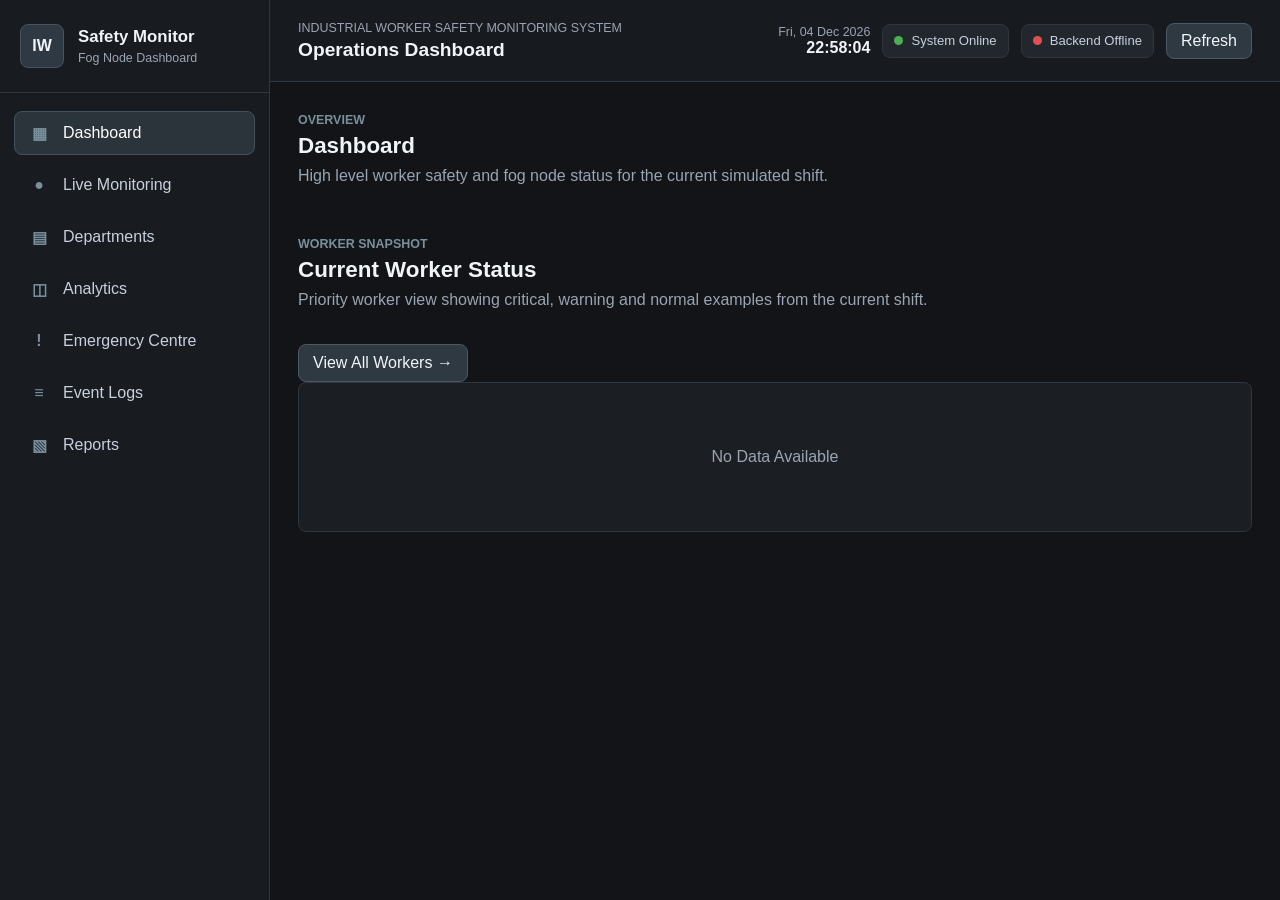
<file: dashboard/index.html>
<!DOCTYPE html>
<html lang="en">
<head>
    <meta charset="UTF-8">
    <meta name="viewport" content="width=device-width, initial-scale=1.0">
    <title>Dashboard | Industrial Worker Safety Monitoring System</title>
    <link rel="stylesheet" href="css/style.css?v=5.5">
</head>
<body data-page="dashboard">
    <div class="app-shell">
        <aside class="sidebar" id="sidebar">
            <div class="sidebar-header">
                <div class="brand-mark">IW</div>
                <div>
                    <h1>Safety Monitor</h1>
                    <p>Fog Node Dashboard</p>
                </div>
            </div>

            <nav class="sidebar-nav" aria-label="Main navigation">
                <a href="index.html" class="nav-link" data-page="dashboard">
                    <span class="nav-icon">▦</span>
                    <span>Dashboard</span>
                </a>
                <a href="live-monitoring.html" class="nav-link" data-page="live-monitoring">
                    <span class="nav-icon">●</span>
                    <span>Live Monitoring</span>
                </a>
                <a href="departments.html" class="nav-link" data-page="departments">
                    <span class="nav-icon">▤</span>
                    <span>Departments</span>
                </a>
                <a href="analytics.html" class="nav-link" data-page="analytics">
                    <span class="nav-icon">◫</span>
                    <span>Analytics</span>
                </a>
                <a href="emergency-centre.html" class="nav-link" data-page="emergency-centre">
                    <span class="nav-icon">!</span>
                    <span>Emergency Centre</span>
                </a>
                <a href="event-logs.html" class="nav-link" data-page="event-logs">
                    <span class="nav-icon">≡</span>
                    <span>Event Logs</span>
                </a>
                <a href="reports.html" class="nav-link" data-page="reports">
                    <span class="nav-icon">▧</span>
                    <span>Reports</span>
                </a>
            </nav>
        </aside>

        <div class="page-area">
            <header class="top-header">
                <button class="menu-toggle" id="menuToggle" type="button" aria-label="Toggle sidebar">
                    <span></span>
                    <span></span>
                    <span></span>
                </button>

                <div class="header-title">
                    <p>Industrial Worker Safety Monitoring System</p>
                    <h2>Operations Dashboard</h2>
                </div>

                <div class="header-status">
                    <div class="time-block">
                        <span id="currentDate">--</span>
                        <strong id="currentTime">--:--:--</strong>
                    </div>
                    <div class="status-pill system-online" id="systemStatus">
                        <span class="status-dot"></span>
                        System Online
                    </div>
                    <div class="status-pill backend-checking" id="backendStatus">
                        <span class="status-dot"></span>
                        Backend Checking
                    </div>
                    <button class="refresh-button" id="manualRefresh" type="button">Refresh</button>
                </div>
            </header>

            <main class="main-content">
                <section class="content-section" id="dashboard">
                    <div class="section-heading">
                        <span>Overview</span>
                        <h2>Dashboard</h2>
                        <p>High level worker safety and fog node status for the current simulated shift.</p>
                    </div>

                    <div class="loading-state" id="dashboardLoading">
                        <span class="loading-spinner"></span>
                        Loading worker data
                    </div>
                    <div class="stats-grid" id="statsGrid"></div>

                    <div class="section-heading compact-heading">
                        <span>Worker Snapshot</span>
                        <h2>Current Worker Status</h2>
                        <p>Priority worker view showing critical, warning and normal examples from the current shift.</p>
                    </div>
                    <div class="worker-grid dashboard-worker-grid" id="dashboardWorkerGrid"></div>
                    <a class="view-all-link" href="live-monitoring.html">View All Workers →</a>
                    <div class="empty-state hidden" id="dashboardEmptyState">No Data Available</div>
                </section>
            </main>
        </div>
    </div>

    <script src="js/api.js?v=5.5"></script>
    <script src="js/charts.js?v=5.5"></script>
    <script src="js/dashboard.js?v=5.5"></script>
</body>
</html>
</file>
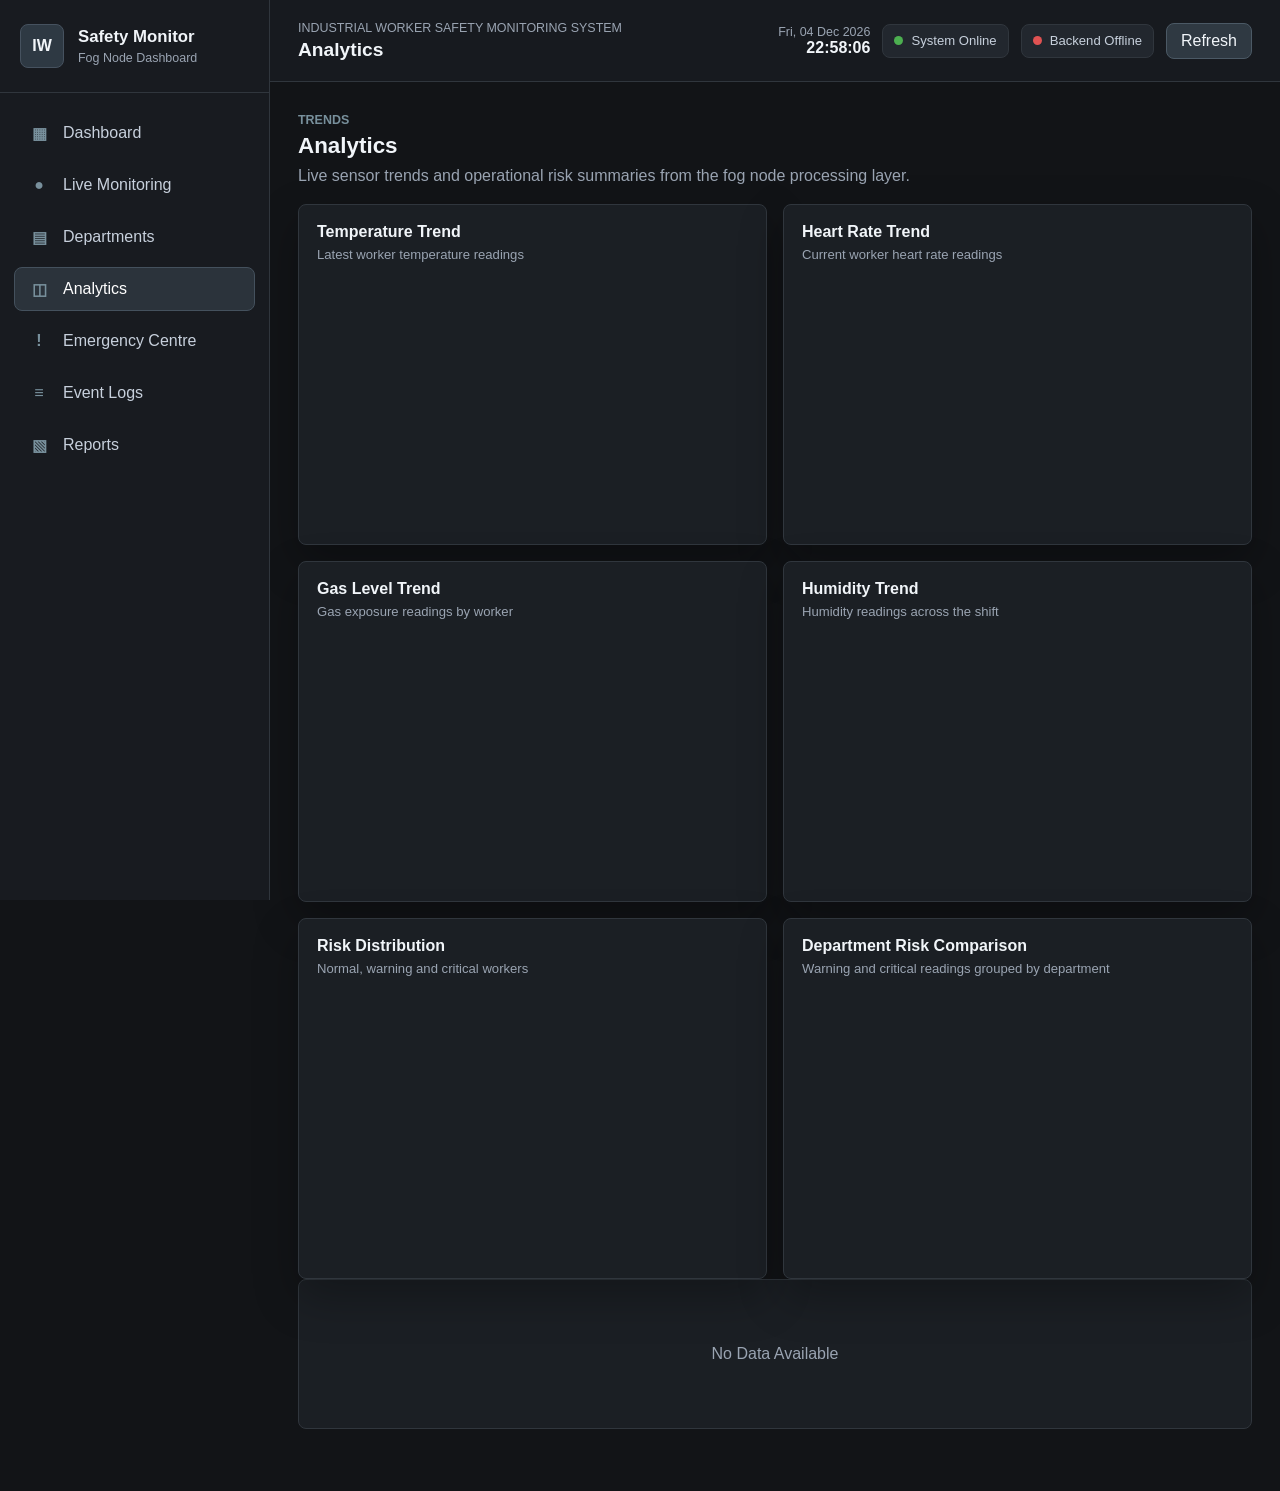
<file: dashboard/analytics.html>
<!DOCTYPE html>
<html lang="en">
<head>
    <meta charset="UTF-8">
    <meta name="viewport" content="width=device-width, initial-scale=1.0">
    <title>Analytics | Industrial Worker Safety Monitoring System</title>
    <link rel="stylesheet" href="css/style.css?v=5.5">
</head>
<body data-page="analytics">
    <div class="app-shell">
        <aside class="sidebar" id="sidebar">
            <div class="sidebar-header">
                <div class="brand-mark">IW</div>
                <div>
                    <h1>Safety Monitor</h1>
                    <p>Fog Node Dashboard</p>
                </div>
            </div>

            <nav class="sidebar-nav" aria-label="Main navigation">
                <a href="index.html" class="nav-link" data-page="dashboard"><span class="nav-icon">▦</span><span>Dashboard</span></a>
                <a href="live-monitoring.html" class="nav-link" data-page="live-monitoring"><span class="nav-icon">●</span><span>Live Monitoring</span></a>
                <a href="departments.html" class="nav-link" data-page="departments"><span class="nav-icon">▤</span><span>Departments</span></a>
                <a href="analytics.html" class="nav-link" data-page="analytics"><span class="nav-icon">◫</span><span>Analytics</span></a>
                <a href="emergency-centre.html" class="nav-link" data-page="emergency-centre"><span class="nav-icon">!</span><span>Emergency Centre</span></a>
                <a href="event-logs.html" class="nav-link" data-page="event-logs"><span class="nav-icon">≡</span><span>Event Logs</span></a>
                <a href="reports.html" class="nav-link" data-page="reports"><span class="nav-icon">▧</span><span>Reports</span></a>
            </nav>
        </aside>

        <div class="page-area">
            <header class="top-header">
                <button class="menu-toggle" id="menuToggle" type="button" aria-label="Toggle sidebar"><span></span><span></span><span></span></button>
                <div class="header-title">
                    <p>Industrial Worker Safety Monitoring System</p>
                    <h2>Analytics</h2>
                </div>
                <div class="header-status">
                    <div class="time-block"><span id="currentDate">--</span><strong id="currentTime">--:--:--</strong></div>
                    <div class="status-pill system-online" id="systemStatus"><span class="status-dot"></span>System Online</div>
                    <div class="status-pill backend-checking" id="backendStatus"><span class="status-dot"></span>Backend Checking</div>
                    <button class="refresh-button" id="manualRefresh" type="button">Refresh</button>
                </div>
            </header>

            <main class="main-content">
                <section class="content-section">
                    <div class="section-heading">
                        <span>Trends</span>
                        <h2>Analytics</h2>
                        <p>Live sensor trends and operational risk summaries from the fog node processing layer.</p>
                    </div>
                    <div class="loading-state" id="analyticsLoading">
                        <span class="loading-spinner"></span>
                        Loading chart data
                    </div>
                    <div class="chart-grid" id="chartGrid">
                        <article class="chart-card">
                            <div class="chart-heading">
                                <h3>Temperature Trend</h3>
                                <p>Latest worker temperature readings</p>
                            </div>
                            <div class="chart-box"><canvas id="temperatureChart"></canvas></div>
                        </article>
                        <article class="chart-card">
                            <div class="chart-heading">
                                <h3>Heart Rate Trend</h3>
                                <p>Current worker heart rate readings</p>
                            </div>
                            <div class="chart-box"><canvas id="heartRateChart"></canvas></div>
                        </article>
                        <article class="chart-card">
                            <div class="chart-heading">
                                <h3>Gas Level Trend</h3>
                                <p>Gas exposure readings by worker</p>
                            </div>
                            <div class="chart-box"><canvas id="gasChart"></canvas></div>
                        </article>
                        <article class="chart-card">
                            <div class="chart-heading">
                                <h3>Humidity Trend</h3>
                                <p>Humidity readings across the shift</p>
                            </div>
                            <div class="chart-box"><canvas id="humidityChart"></canvas></div>
                        </article>
                        <article class="chart-card compact-chart">
                            <div class="chart-heading">
                                <h3>Risk Distribution</h3>
                                <p>Normal, warning and critical workers</p>
                            </div>
                            <div class="chart-box"><canvas id="riskDistributionChart"></canvas></div>
                        </article>
                        <article class="chart-card wide-chart">
                            <div class="chart-heading">
                                <h3>Department Risk Comparison</h3>
                                <p>Warning and critical readings grouped by department</p>
                            </div>
                            <div class="chart-box"><canvas id="departmentRiskChart"></canvas></div>
                        </article>
                    </div>
                    <div class="empty-state hidden" id="analyticsEmptyState">No Data Available</div>
                </section>
            </main>
        </div>
    </div>

    <script src="js/chart.umd.min.js?v=5.5"></script>
    <script src="js/api.js?v=5.5"></script>
    <script src="js/charts.js?v=5.5"></script>
    <script src="js/dashboard.js?v=5.5"></script>
</body>
</html>
</file>
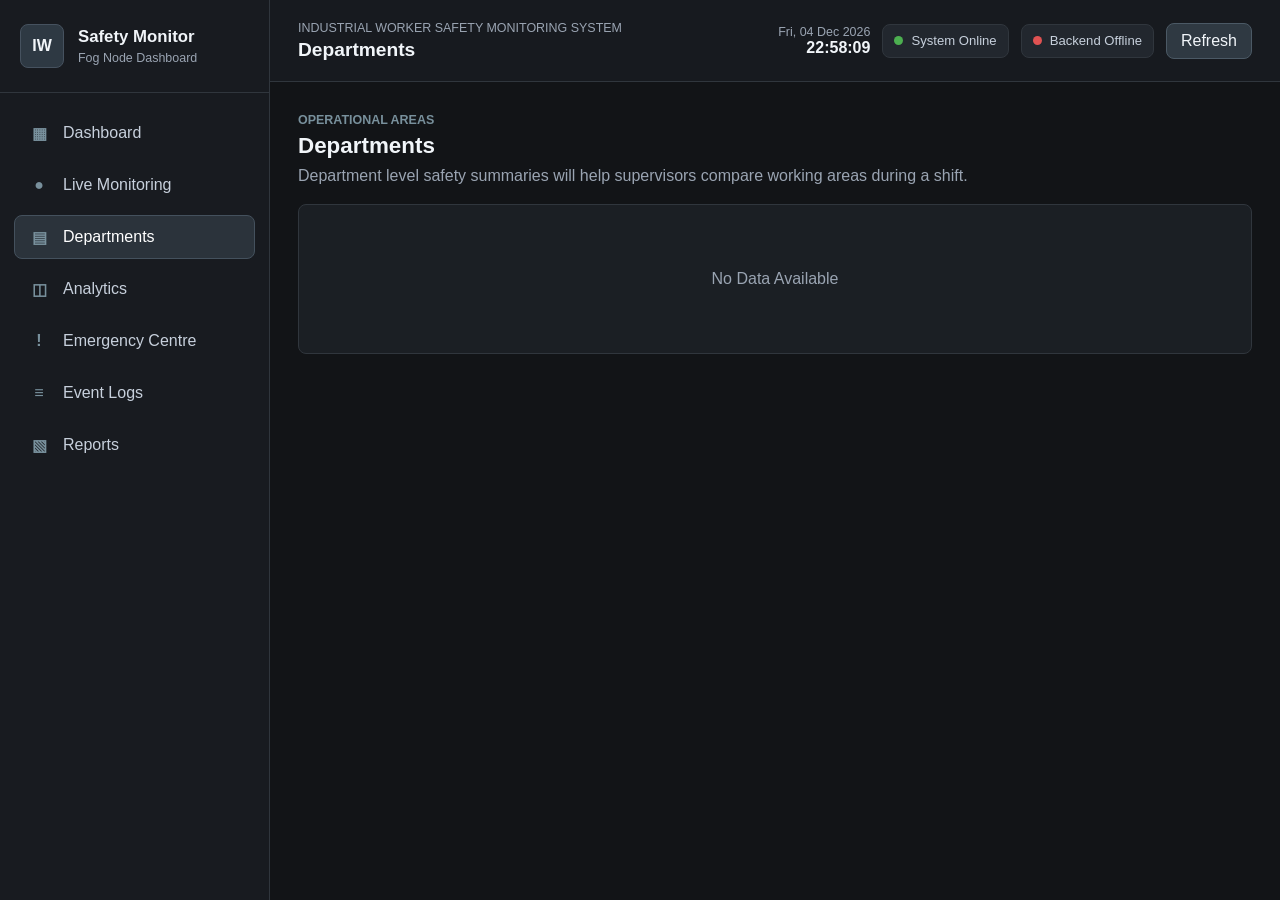
<file: dashboard/departments.html>
<!DOCTYPE html>
<html lang="en">
<head>
    <meta charset="UTF-8">
    <meta name="viewport" content="width=device-width, initial-scale=1.0">
    <title>Departments | Industrial Worker Safety Monitoring System</title>
    <link rel="stylesheet" href="css/style.css?v=5.5">
</head>
<body data-page="departments">
    <div class="app-shell">
        <aside class="sidebar" id="sidebar">
            <div class="sidebar-header">
                <div class="brand-mark">IW</div>
                <div>
                    <h1>Safety Monitor</h1>
                    <p>Fog Node Dashboard</p>
                </div>
            </div>

            <nav class="sidebar-nav" aria-label="Main navigation">
                <a href="index.html" class="nav-link" data-page="dashboard"><span class="nav-icon">▦</span><span>Dashboard</span></a>
                <a href="live-monitoring.html" class="nav-link" data-page="live-monitoring"><span class="nav-icon">●</span><span>Live Monitoring</span></a>
                <a href="departments.html" class="nav-link" data-page="departments"><span class="nav-icon">▤</span><span>Departments</span></a>
                <a href="analytics.html" class="nav-link" data-page="analytics"><span class="nav-icon">◫</span><span>Analytics</span></a>
                <a href="emergency-centre.html" class="nav-link" data-page="emergency-centre"><span class="nav-icon">!</span><span>Emergency Centre</span></a>
                <a href="event-logs.html" class="nav-link" data-page="event-logs"><span class="nav-icon">≡</span><span>Event Logs</span></a>
                <a href="reports.html" class="nav-link" data-page="reports"><span class="nav-icon">▧</span><span>Reports</span></a>
            </nav>
        </aside>

        <div class="page-area">
            <header class="top-header">
                <button class="menu-toggle" id="menuToggle" type="button" aria-label="Toggle sidebar"><span></span><span></span><span></span></button>
                <div class="header-title">
                    <p>Industrial Worker Safety Monitoring System</p>
                    <h2>Departments</h2>
                </div>
                <div class="header-status">
                    <div class="time-block"><span id="currentDate">--</span><strong id="currentTime">--:--:--</strong></div>
                    <div class="status-pill system-online" id="systemStatus"><span class="status-dot"></span>System Online</div>
                    <div class="status-pill backend-checking" id="backendStatus"><span class="status-dot"></span>Backend Checking</div>
                    <button class="refresh-button" id="manualRefresh" type="button">Refresh</button>
                </div>
            </header>

            <main class="main-content">
                <section class="content-section">
                    <div class="section-heading">
                        <span>Operational Areas</span>
                        <h2>Departments</h2>
                        <p>Department level safety summaries will help supervisors compare working areas during a shift.</p>
                    </div>
                    <div class="loading-state" id="departmentsLoading">
                        <span class="loading-spinner"></span>
                        Loading department data
                    </div>
                    <div class="department-grid" id="departmentGrid"></div>
                    <div class="empty-state hidden" id="departmentEmptyState">No Data Available</div>
                </section>
            </main>
        </div>
    </div>

    <script src="js/api.js?v=5.5"></script>
    <script src="js/charts.js?v=5.5"></script>
    <script src="js/dashboard.js?v=5.5"></script>
</body>
</html>
</file>
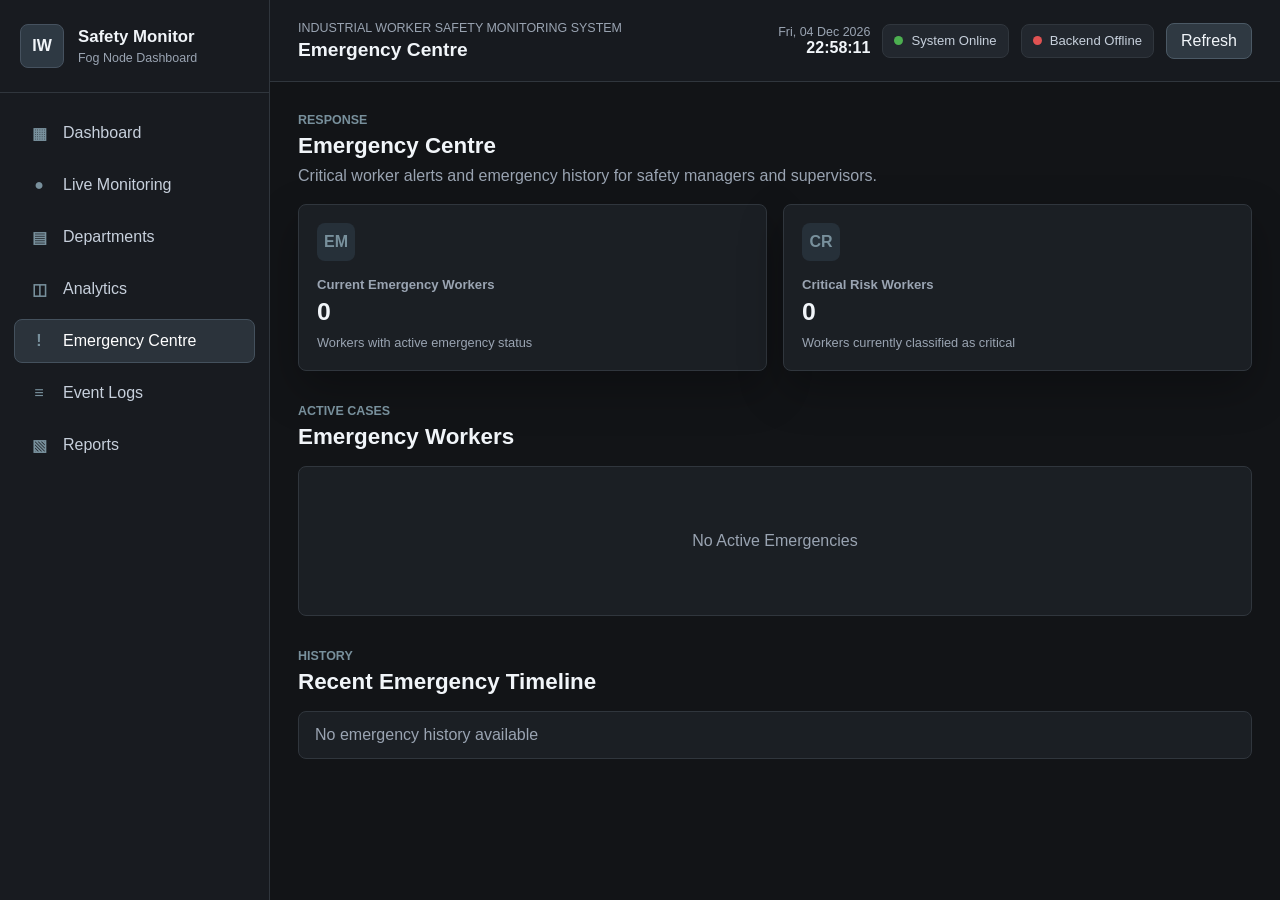
<file: dashboard/emergency-centre.html>
<!DOCTYPE html>
<html lang="en">
<head>
    <meta charset="UTF-8">
    <meta name="viewport" content="width=device-width, initial-scale=1.0">
    <title>Emergency Centre | Industrial Worker Safety Monitoring System</title>
    <link rel="stylesheet" href="css/style.css?v=5.5">
</head>
<body data-page="emergency-centre">
    <div class="app-shell">
        <aside class="sidebar" id="sidebar">
            <div class="sidebar-header">
                <div class="brand-mark">IW</div>
                <div>
                    <h1>Safety Monitor</h1>
                    <p>Fog Node Dashboard</p>
                </div>
            </div>

            <nav class="sidebar-nav" aria-label="Main navigation">
                <a href="index.html" class="nav-link" data-page="dashboard"><span class="nav-icon">▦</span><span>Dashboard</span></a>
                <a href="live-monitoring.html" class="nav-link" data-page="live-monitoring"><span class="nav-icon">●</span><span>Live Monitoring</span></a>
                <a href="departments.html" class="nav-link" data-page="departments"><span class="nav-icon">▤</span><span>Departments</span></a>
                <a href="analytics.html" class="nav-link" data-page="analytics"><span class="nav-icon">◫</span><span>Analytics</span></a>
                <a href="emergency-centre.html" class="nav-link" data-page="emergency-centre"><span class="nav-icon">!</span><span>Emergency Centre</span></a>
                <a href="event-logs.html" class="nav-link" data-page="event-logs"><span class="nav-icon">≡</span><span>Event Logs</span></a>
                <a href="reports.html" class="nav-link" data-page="reports"><span class="nav-icon">▧</span><span>Reports</span></a>
            </nav>
        </aside>

        <div class="page-area">
            <header class="top-header">
                <button class="menu-toggle" id="menuToggle" type="button" aria-label="Toggle sidebar"><span></span><span></span><span></span></button>
                <div class="header-title">
                    <p>Industrial Worker Safety Monitoring System</p>
                    <h2>Emergency Centre</h2>
                </div>
                <div class="header-status">
                    <div class="time-block"><span id="currentDate">--</span><strong id="currentTime">--:--:--</strong></div>
                    <div class="status-pill system-online" id="systemStatus"><span class="status-dot"></span>System Online</div>
                    <div class="status-pill backend-checking" id="backendStatus"><span class="status-dot"></span>Backend Checking</div>
                    <button class="refresh-button" id="manualRefresh" type="button">Refresh</button>
                </div>
            </header>

            <main class="main-content">
                <section class="content-section">
                    <div class="section-heading">
                        <span>Response</span>
                        <h2>Emergency Centre</h2>
                        <p>Critical worker alerts and emergency history for safety managers and supervisors.</p>
                    </div>
                    <div class="loading-state" id="emergencyLoading">
                        <span class="loading-spinner"></span>
                        Loading emergency data
                    </div>
                    <div class="emergency-banner hidden" id="emergencyBanner">
                        <div>
                            <strong>Emergency Detected</strong>
                            <span>Critical worker condition requires immediate attention.</span>
                        </div>
                        <button type="button" id="dismissEmergencyBanner">Dismiss</button>
                    </div>
                    <div class="emergency-summary">
                        <article class="stat-card">
                            <div class="stat-top"><span class="stat-icon">EM</span></div>
                            <h3>Current Emergency Workers</h3>
                            <p class="stat-value" id="currentEmergencyCount">0</p>
                            <p class="stat-description">Workers with active emergency status</p>
                        </article>
                        <article class="stat-card">
                            <div class="stat-top"><span class="stat-icon">CR</span></div>
                            <h3>Critical Risk Workers</h3>
                            <p class="stat-value" id="criticalRiskCount">0</p>
                            <p class="stat-description">Workers currently classified as critical</p>
                        </article>
                    </div>
                    <div class="section-heading compact-heading">
                        <span>Active Cases</span>
                        <h2>Emergency Workers</h2>
                    </div>
                    <div class="worker-grid" id="emergencyWorkerGrid"></div>
                    <div class="empty-state hidden" id="emergencyEmptyState">No Active Emergencies</div>
                    <div class="section-heading compact-heading">
                        <span>History</span>
                        <h2>Recent Emergency Timeline</h2>
                    </div>
                    <div class="timeline-list" id="emergencyTimeline"></div>
                </section>
            </main>
        </div>
    </div>

    <script src="js/api.js?v=5.5"></script>
    <script src="js/charts.js?v=5.5"></script>
    <script src="js/dashboard.js?v=5.5"></script>
</body>
</html>
</file>
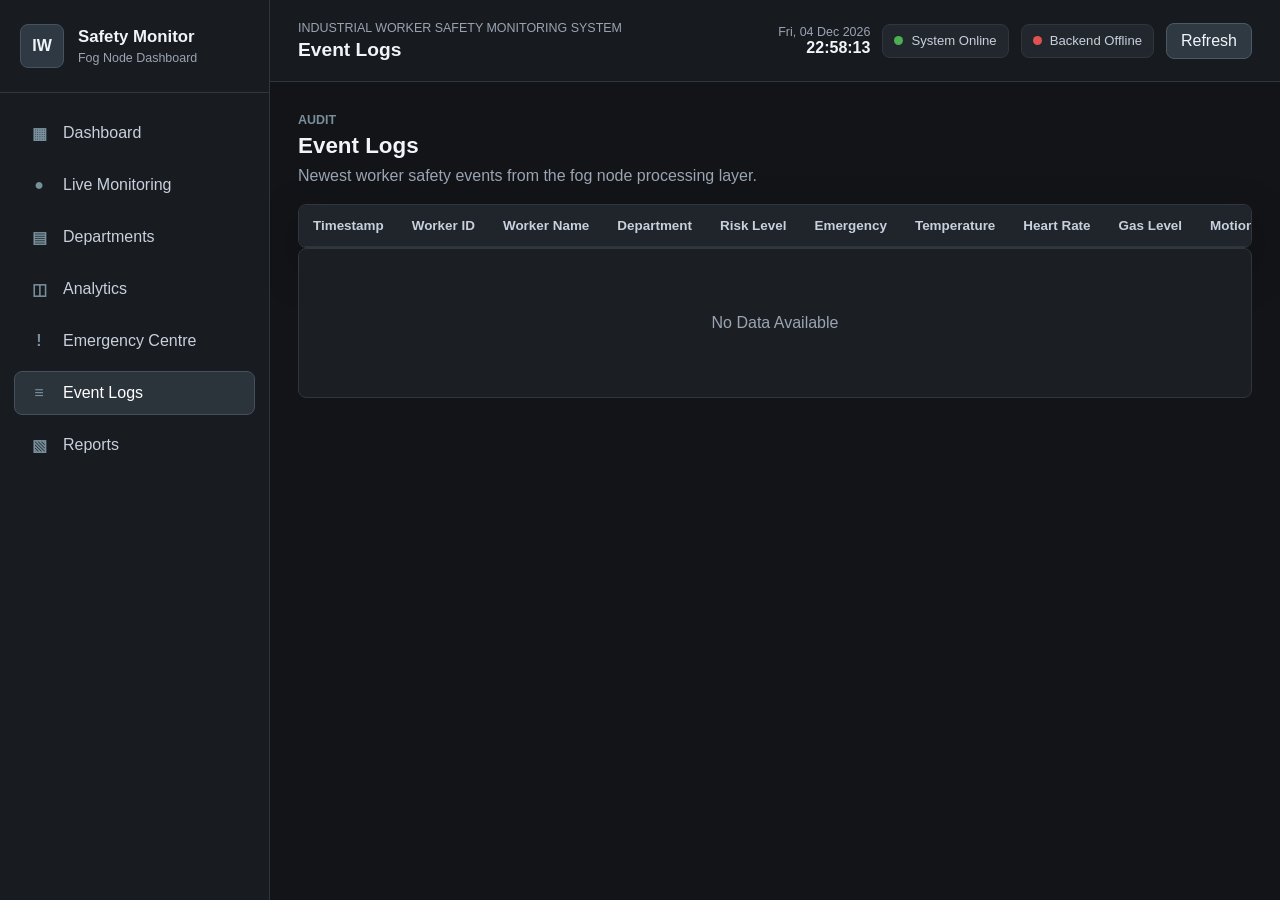
<file: dashboard/event-logs.html>
<!DOCTYPE html>
<html lang="en">
<head>
    <meta charset="UTF-8">
    <meta name="viewport" content="width=device-width, initial-scale=1.0">
    <title>Event Logs | Industrial Worker Safety Monitoring System</title>
    <link rel="stylesheet" href="css/style.css?v=5.5">
</head>
<body data-page="event-logs">
    <div class="app-shell">
        <aside class="sidebar" id="sidebar">
            <div class="sidebar-header">
                <div class="brand-mark">IW</div>
                <div>
                    <h1>Safety Monitor</h1>
                    <p>Fog Node Dashboard</p>
                </div>
            </div>

            <nav class="sidebar-nav" aria-label="Main navigation">
                <a href="index.html" class="nav-link" data-page="dashboard"><span class="nav-icon">▦</span><span>Dashboard</span></a>
                <a href="live-monitoring.html" class="nav-link" data-page="live-monitoring"><span class="nav-icon">●</span><span>Live Monitoring</span></a>
                <a href="departments.html" class="nav-link" data-page="departments"><span class="nav-icon">▤</span><span>Departments</span></a>
                <a href="analytics.html" class="nav-link" data-page="analytics"><span class="nav-icon">◫</span><span>Analytics</span></a>
                <a href="emergency-centre.html" class="nav-link" data-page="emergency-centre"><span class="nav-icon">!</span><span>Emergency Centre</span></a>
                <a href="event-logs.html" class="nav-link" data-page="event-logs"><span class="nav-icon">≡</span><span>Event Logs</span></a>
                <a href="reports.html" class="nav-link" data-page="reports"><span class="nav-icon">▧</span><span>Reports</span></a>
            </nav>
        </aside>

        <div class="page-area">
            <header class="top-header">
                <button class="menu-toggle" id="menuToggle" type="button" aria-label="Toggle sidebar"><span></span><span></span><span></span></button>
                <div class="header-title">
                    <p>Industrial Worker Safety Monitoring System</p>
                    <h2>Event Logs</h2>
                </div>
                <div class="header-status">
                    <div class="time-block"><span id="currentDate">--</span><strong id="currentTime">--:--:--</strong></div>
                    <div class="status-pill system-online" id="systemStatus"><span class="status-dot"></span>System Online</div>
                    <div class="status-pill backend-checking" id="backendStatus"><span class="status-dot"></span>Backend Checking</div>
                    <button class="refresh-button" id="manualRefresh" type="button">Refresh</button>
                </div>
            </header>

            <main class="main-content">
                <section class="content-section">
                    <div class="section-heading">
                        <span>Audit</span>
                        <h2>Event Logs</h2>
                        <p>Newest worker safety events from the fog node processing layer.</p>
                    </div>
                    <div class="loading-state" id="logsLoading">
                        <span class="loading-spinner"></span>
                        Loading event logs
                    </div>
                    <div class="table-wrap">
                        <table class="data-table">
                            <thead>
                                <tr>
                                    <th>Timestamp</th>
                                    <th>Worker ID</th>
                                    <th>Worker Name</th>
                                    <th>Department</th>
                                    <th>Risk Level</th>
                                    <th>Emergency</th>
                                    <th>Temperature</th>
                                    <th>Heart Rate</th>
                                    <th>Gas Level</th>
                                    <th>Motion</th>
                                </tr>
                            </thead>
                            <tbody id="eventLogBody"></tbody>
                        </table>
                    </div>
                    <div class="empty-state hidden" id="logsEmptyState">No Data Available</div>
                </section>
            </main>
        </div>
    </div>

    <script src="js/api.js?v=5.5"></script>
    <script src="js/charts.js?v=5.5"></script>
    <script src="js/dashboard.js?v=5.5"></script>
</body>
</html>
</file>
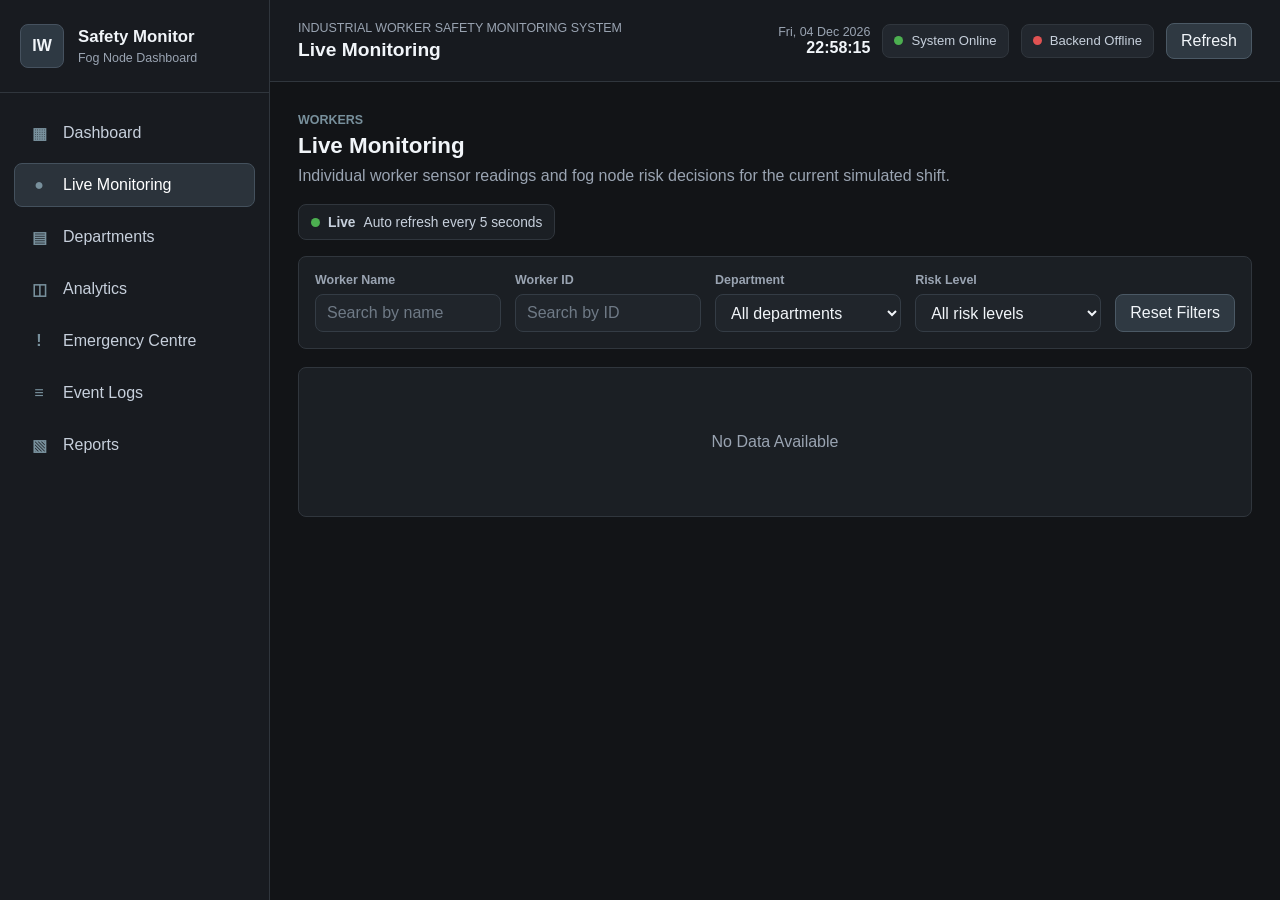
<file: dashboard/live-monitoring.html>
<!DOCTYPE html>
<html lang="en">
<head>
    <meta charset="UTF-8">
    <meta name="viewport" content="width=device-width, initial-scale=1.0">
    <title>Live Monitoring | Industrial Worker Safety Monitoring System</title>
    <link rel="stylesheet" href="css/style.css?v=5.5">
</head>
<body data-page="live-monitoring">
    <div class="app-shell">
        <aside class="sidebar" id="sidebar">
            <div class="sidebar-header">
                <div class="brand-mark">IW</div>
                <div>
                    <h1>Safety Monitor</h1>
                    <p>Fog Node Dashboard</p>
                </div>
            </div>

            <nav class="sidebar-nav" aria-label="Main navigation">
                <a href="index.html" class="nav-link" data-page="dashboard"><span class="nav-icon">▦</span><span>Dashboard</span></a>
                <a href="live-monitoring.html" class="nav-link" data-page="live-monitoring"><span class="nav-icon">●</span><span>Live Monitoring</span></a>
                <a href="departments.html" class="nav-link" data-page="departments"><span class="nav-icon">▤</span><span>Departments</span></a>
                <a href="analytics.html" class="nav-link" data-page="analytics"><span class="nav-icon">◫</span><span>Analytics</span></a>
                <a href="emergency-centre.html" class="nav-link" data-page="emergency-centre"><span class="nav-icon">!</span><span>Emergency Centre</span></a>
                <a href="event-logs.html" class="nav-link" data-page="event-logs"><span class="nav-icon">≡</span><span>Event Logs</span></a>
                <a href="reports.html" class="nav-link" data-page="reports"><span class="nav-icon">▧</span><span>Reports</span></a>
            </nav>
        </aside>

        <div class="page-area">
            <header class="top-header">
                <button class="menu-toggle" id="menuToggle" type="button" aria-label="Toggle sidebar"><span></span><span></span><span></span></button>
                <div class="header-title">
                    <p>Industrial Worker Safety Monitoring System</p>
                    <h2>Live Monitoring</h2>
                </div>
                <div class="header-status">
                    <div class="time-block"><span id="currentDate">--</span><strong id="currentTime">--:--:--</strong></div>
                    <div class="status-pill system-online" id="systemStatus"><span class="status-dot"></span>System Online</div>
                    <div class="status-pill backend-checking" id="backendStatus"><span class="status-dot"></span>Backend Checking</div>
                    <button class="refresh-button" id="manualRefresh" type="button">Refresh</button>
                </div>
            </header>

            <main class="main-content">
                <section class="content-section">
                    <div class="section-heading">
                        <span>Workers</span>
                        <h2>Live Monitoring</h2>
                        <p>Individual worker sensor readings and fog node risk decisions for the current simulated shift.</p>
                    </div>

                    <div class="live-strip">
                        <span class="live-dot"></span>
                        <strong>Live</strong>
                        <span>Auto refresh every 5 seconds</span>
                    </div>

                    <div class="filter-panel">
                        <div class="filter-field">
                            <label for="workerNameSearch">Worker Name</label>
                            <input type="search" id="workerNameSearch" placeholder="Search by name">
                        </div>
                        <div class="filter-field">
                            <label for="workerIdSearch">Worker ID</label>
                            <input type="search" id="workerIdSearch" placeholder="Search by ID">
                        </div>
                        <div class="filter-field">
                            <label for="departmentFilter">Department</label>
                            <select id="departmentFilter">
                                <option value="">All departments</option>
                                <option value="Assembly Line">Assembly Line</option>
                                <option value="Packaging">Packaging</option>
                                <option value="Chemical Storage">Chemical Storage</option>
                                <option value="Loading Dock">Loading Dock</option>
                                <option value="Furnace Area">Furnace Area</option>
                            </select>
                        </div>
                        <div class="filter-field">
                            <label for="riskFilter">Risk Level</label>
                            <select id="riskFilter">
                                <option value="">All risk levels</option>
                                <option value="Normal">Normal</option>
                                <option value="Warning">Warning</option>
                                <option value="Critical">Critical</option>
                            </select>
                        </div>
                        <button class="reset-button" id="resetFilters" type="button">Reset Filters</button>
                    </div>

                    <div class="loading-state" id="workerLoading">
                        <span class="loading-spinner"></span>
                        Loading worker data
                    </div>
                    <div class="worker-grid" id="workerGrid"></div>
                    <div class="empty-state hidden" id="workerEmptyState">No Data Available</div>
                </section>
            </main>
        </div>
    </div>

    <script src="js/api.js?v=5.5"></script>
    <script src="js/charts.js?v=5.5"></script>
    <script src="js/dashboard.js?v=5.5"></script>
</body>
</html>
</file>
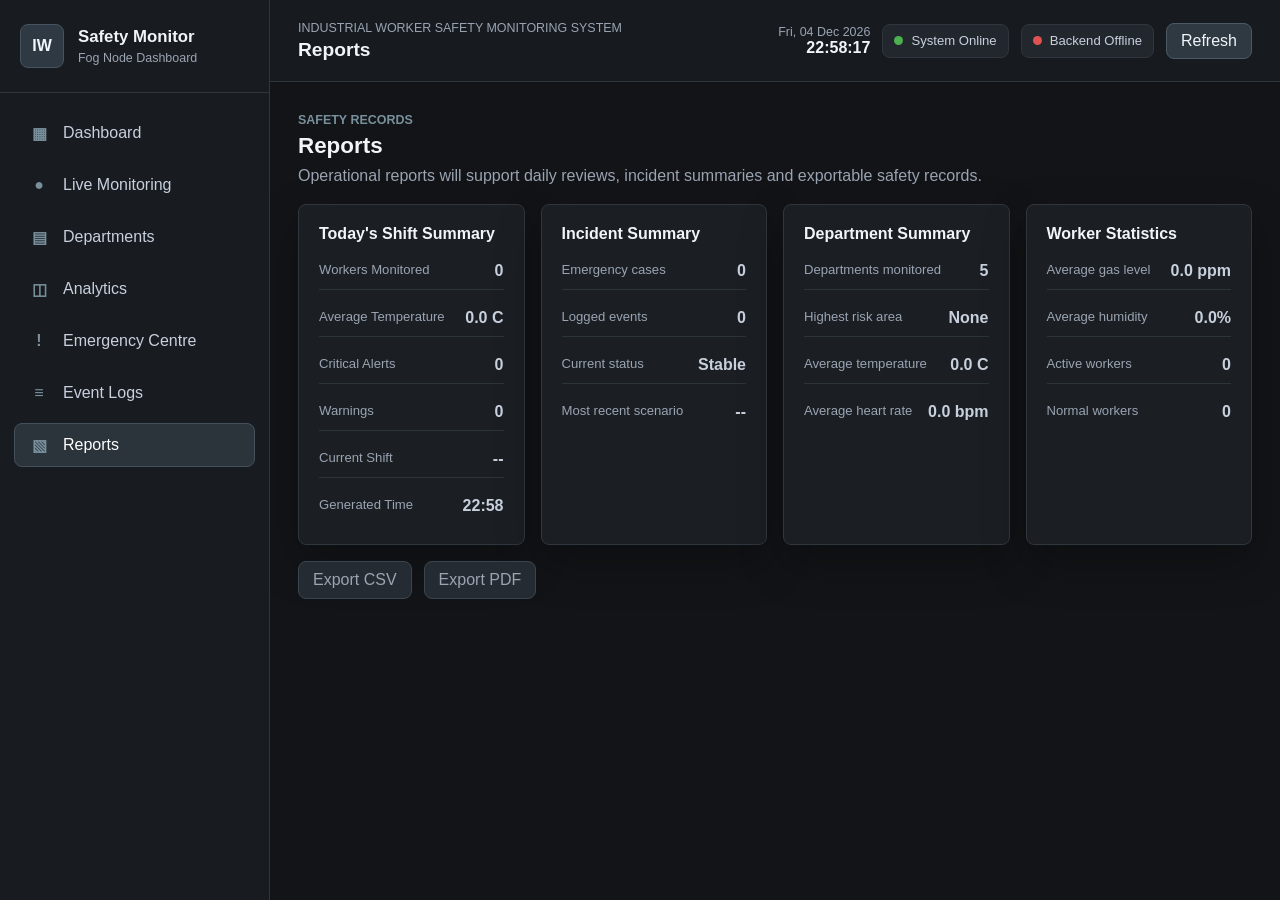
<file: dashboard/reports.html>
<!DOCTYPE html>
<html lang="en">
<head>
    <meta charset="UTF-8">
    <meta name="viewport" content="width=device-width, initial-scale=1.0">
    <title>Reports | Industrial Worker Safety Monitoring System</title>
    <link rel="stylesheet" href="css/style.css?v=5.5">
</head>
<body data-page="reports">
    <div class="app-shell">
        <aside class="sidebar" id="sidebar">
            <div class="sidebar-header">
                <div class="brand-mark">IW</div>
                <div>
                    <h1>Safety Monitor</h1>
                    <p>Fog Node Dashboard</p>
                </div>
            </div>

            <nav class="sidebar-nav" aria-label="Main navigation">
                <a href="index.html" class="nav-link" data-page="dashboard"><span class="nav-icon">▦</span><span>Dashboard</span></a>
                <a href="live-monitoring.html" class="nav-link" data-page="live-monitoring"><span class="nav-icon">●</span><span>Live Monitoring</span></a>
                <a href="departments.html" class="nav-link" data-page="departments"><span class="nav-icon">▤</span><span>Departments</span></a>
                <a href="analytics.html" class="nav-link" data-page="analytics"><span class="nav-icon">◫</span><span>Analytics</span></a>
                <a href="emergency-centre.html" class="nav-link" data-page="emergency-centre"><span class="nav-icon">!</span><span>Emergency Centre</span></a>
                <a href="event-logs.html" class="nav-link" data-page="event-logs"><span class="nav-icon">≡</span><span>Event Logs</span></a>
                <a href="reports.html" class="nav-link" data-page="reports"><span class="nav-icon">▧</span><span>Reports</span></a>
            </nav>
        </aside>

        <div class="page-area">
            <header class="top-header">
                <button class="menu-toggle" id="menuToggle" type="button" aria-label="Toggle sidebar"><span></span><span></span><span></span></button>
                <div class="header-title">
                    <p>Industrial Worker Safety Monitoring System</p>
                    <h2>Reports</h2>
                </div>
                <div class="header-status">
                    <div class="time-block"><span id="currentDate">--</span><strong id="currentTime">--:--:--</strong></div>
                    <div class="status-pill system-online" id="systemStatus"><span class="status-dot"></span>System Online</div>
                    <div class="status-pill backend-checking" id="backendStatus"><span class="status-dot"></span>Backend Checking</div>
                    <button class="refresh-button" id="manualRefresh" type="button">Refresh</button>
                </div>
            </header>

            <main class="main-content">
                <section class="content-section">
                    <div class="section-heading">
                        <span>Safety Records</span>
                        <h2>Reports</h2>
                        <p>Operational reports will support daily reviews, incident summaries and exportable safety records.</p>
                    </div>
                    <div class="loading-state" id="reportsLoading">
                        <span class="loading-spinner"></span>
                        Loading report data
                    </div>
                    <div class="reports-grid" id="reportsGrid">
                        <article class="report-card" id="dailySafetyReport"></article>
                        <article class="report-card" id="incidentSummaryReport"></article>
                        <article class="report-card" id="departmentSummaryReport"></article>
                        <article class="report-card" id="workerStatisticsReport"></article>
                    </div>
                    <div class="report-actions">
                        <button type="button" id="exportCsvButton">Export CSV</button>
                        <button type="button" id="exportPdfButton">Export PDF</button>
                    </div>
                    <p class="report-note" id="reportNote"></p>
                </section>
            </main>
        </div>
    </div>

    <script src="js/api.js?v=5.5"></script>
    <script src="js/charts.js?v=5.5"></script>
    <script src="js/dashboard.js?v=5.5"></script>
</body>
</html>
</file>
<file: dashboard/css/style.css>
:root {
    --bg-main: #121417;
    --bg-panel: #1b1f24;
    --bg-panel-soft: #22272e;
    --bg-sidebar: #181b20;
    --border-color: #30363d;
    --text-main: #f1f5f9;
    --text-muted: #9aa4b2;
    --text-soft: #c7d0dc;
    --accent: #607d8b;
    --accent-strong: #78909c;
    --success: #4caf50;
    --warning: #f0b429;
    --danger: #e05252;
    --shadow: 0 18px 45px rgba(0, 0, 0, 0.28);
    --sidebar-width: 270px;
    --header-height: 82px;
}

* {
    box-sizing: border-box;
}

body {
    margin: 0;
    min-height: 100vh;
    background: var(--bg-main);
    color: var(--text-main);
    font-family: Inter, "Segoe UI", Roboto, Arial, sans-serif;
    letter-spacing: 0;
}

button,
input,
select {
    font: inherit;
}

button {
    cursor: pointer;
}

.app-shell {
    display: flex;
    min-height: 100vh;
}

.sidebar {
    position: fixed;
    inset: 0 auto 0 0;
    z-index: 20;
    width: var(--sidebar-width);
    background: var(--bg-sidebar);
    border-right: 1px solid var(--border-color);
    display: flex;
    flex-direction: column;
    transition: transform 0.25s ease;
}

.sidebar-header {
    display: flex;
    align-items: center;
    gap: 14px;
    padding: 24px 20px;
    border-bottom: 1px solid var(--border-color);
}

.brand-mark {
    width: 44px;
    height: 44px;
    border-radius: 8px;
    background: #2e3943;
    display: grid;
    place-items: center;
    color: var(--text-main);
    font-weight: 800;
    border: 1px solid #46525f;
}

.sidebar-header h1 {
    margin: 0;
    font-size: 1.05rem;
    line-height: 1.2;
}

.sidebar-header p {
    margin: 4px 0 0;
    color: var(--text-muted);
    font-size: 0.78rem;
}

.sidebar-nav {
    padding: 18px 14px;
    display: grid;
    gap: 8px;
}

.nav-link {
    display: flex;
    align-items: center;
    gap: 12px;
    min-height: 44px;
    padding: 0 12px;
    border-radius: 8px;
    color: var(--text-soft);
    text-decoration: none;
    border: 1px solid transparent;
    transition: background 0.2s ease, color 0.2s ease, transform 0.2s ease;
}

.nav-link:hover {
    background: #242a31;
    color: var(--text-main);
    transform: translateX(2px);
}

.nav-link.active {
    background: #2b333b;
    color: #ffffff;
    border-color: #44515d;
}

.nav-icon {
    width: 24px;
    height: 24px;
    display: grid;
    place-items: center;
    color: var(--accent-strong);
    font-weight: 700;
}

.page-area {
    width: 100%;
    min-width: 0;
    margin-left: var(--sidebar-width);
}

.top-header {
    position: sticky;
    top: 0;
    z-index: 10;
    min-height: var(--header-height);
    padding: 14px 28px;
    background: #171a1f;
    border-bottom: 1px solid var(--border-color);
    display: flex;
    align-items: center;
    gap: 20px;
}

.menu-toggle {
    display: none;
    width: 42px;
    height: 42px;
    border: 1px solid var(--border-color);
    border-radius: 8px;
    background: var(--bg-panel-soft);
    padding: 10px;
}

.menu-toggle span {
    display: block;
    height: 2px;
    background: var(--text-main);
    margin: 5px 0;
}

.header-title {
    min-width: 220px;
}

.header-title p {
    margin: 0 0 4px;
    color: var(--text-muted);
    font-size: 0.78rem;
    text-transform: uppercase;
}

.header-title h2 {
    margin: 0;
    font-size: 1.2rem;
    font-weight: 700;
}

.header-status {
    margin-left: auto;
    display: flex;
    align-items: center;
    justify-content: flex-end;
    gap: 12px;
    flex-wrap: wrap;
}

.time-block {
    min-width: 150px;
    text-align: right;
}

.time-block span {
    display: block;
    color: var(--text-muted);
    font-size: 0.78rem;
}

.time-block strong {
    font-size: 1rem;
}

.status-pill {
    display: inline-flex;
    align-items: center;
    gap: 8px;
    min-height: 34px;
    padding: 0 11px;
    border-radius: 8px;
    background: var(--bg-panel-soft);
    color: var(--text-soft);
    border: 1px solid var(--border-color);
    font-size: 0.82rem;
    white-space: nowrap;
}

.status-dot {
    width: 9px;
    height: 9px;
    border-radius: 50%;
    background: var(--text-muted);
}

.system-online .status-dot {
    background: var(--success);
}

.backend-checking .status-dot {
    background: var(--warning);
}

.backend-online .status-dot {
    background: var(--success);
}

.backend-offline .status-dot {
    background: var(--danger);
}

.refresh-button {
    min-height: 36px;
    padding: 0 14px;
    border: 1px solid #4b5965;
    border-radius: 8px;
    color: var(--text-main);
    background: #2f3942;
    transition: background 0.2s ease, transform 0.2s ease;
}

.refresh-button:hover {
    background: #394651;
    transform: translateY(-1px);
}

.refresh-button:disabled {
    cursor: wait;
    opacity: 0.72;
    transform: none;
}

.main-content {
    padding: 28px;
}

.content-section {
    scroll-margin-top: calc(var(--header-height) + 18px);
    margin-bottom: 34px;
    transition: transform 0.2s ease, opacity 0.2s ease;
}

.content-section.section-focus {
    animation: sectionFocus 0.35s ease;
}

.section-heading {
    margin-bottom: 16px;
}

.compact-heading {
    margin-top: 30px;
}

.section-heading span {
    color: var(--accent-strong);
    font-size: 0.78rem;
    font-weight: 700;
    text-transform: uppercase;
}

.section-heading h2 {
    margin: 5px 0;
    font-size: 1.4rem;
}

.section-heading p {
    max-width: 760px;
    margin: 0;
    color: var(--text-muted);
    line-height: 1.5;
}

.placeholder-panel,
.department-card,
.report-card {
    min-height: 150px;
    background: var(--bg-panel);
    border: 1px solid var(--border-color);
    border-radius: 8px;
    box-shadow: var(--shadow);
    padding: 20px;
    transition: border-color 0.2s ease, transform 0.2s ease;
}

.department-card:hover,
.report-card:hover {
    border-color: #46525f;
    transform: translateY(-2px);
}

.placeholder-panel p {
    margin: 0;
    color: var(--text-muted);
}

.loading-state {
    min-height: 120px;
    display: flex;
    align-items: center;
    justify-content: center;
    gap: 12px;
    margin-bottom: 16px;
    color: var(--text-muted);
    background: var(--bg-panel);
    border: 1px solid var(--border-color);
    border-radius: 8px;
}

.loading-spinner {
    width: 22px;
    height: 22px;
    border-radius: 50%;
    border: 3px solid #3b444e;
    border-top-color: var(--accent-strong);
    animation: spin 0.8s linear infinite;
}

.filter-panel {
    display: grid;
    grid-template-columns: repeat(4, minmax(150px, 1fr)) auto;
    gap: 14px;
    align-items: end;
    margin-bottom: 18px;
    padding: 16px;
    background: var(--bg-panel);
    border: 1px solid var(--border-color);
    border-radius: 8px;
}

.filter-field {
    display: grid;
    gap: 7px;
}

.filter-field label {
    color: var(--text-muted);
    font-size: 0.78rem;
    font-weight: 600;
}

.filter-field input,
.filter-field select {
    width: 100%;
    min-height: 38px;
    padding: 0 11px;
    color: var(--text-main);
    background: #20252b;
    border: 1px solid #343c45;
    border-radius: 8px;
    outline: none;
    transition: border-color 0.2s ease, background 0.2s ease;
}

.filter-field input:focus,
.filter-field select:focus {
    border-color: var(--accent-strong);
    background: #242a31;
}

.filter-field input::placeholder {
    color: #6f7a86;
}

.reset-button {
    min-height: 38px;
    padding: 0 14px;
    border: 1px solid #4b5965;
    border-radius: 8px;
    color: var(--text-main);
    background: #2f3942;
    transition: background 0.2s ease, transform 0.2s ease;
}

.reset-button:hover {
    background: #394651;
    transform: translateY(-1px);
}

.stats-grid {
    display: grid;
    grid-template-columns: repeat(5, minmax(180px, 1fr));
    gap: 16px;
}

.stat-card,
.worker-card {
    background: var(--bg-panel);
    border: 1px solid var(--border-color);
    border-radius: 8px;
    box-shadow: var(--shadow);
    transition: border-color 0.2s ease, transform 0.2s ease, background 0.2s ease;
}

.stat-card:hover,
.worker-card:hover {
    border-color: #46525f;
    transform: translateY(-2px);
}

.stat-card {
    min-height: 138px;
    padding: 18px;
}

.stat-top {
    display: flex;
    align-items: center;
    justify-content: space-between;
    gap: 12px;
}

.stat-icon {
    width: 38px;
    height: 38px;
    display: grid;
    place-items: center;
    border-radius: 8px;
    background: #263039;
    color: var(--accent-strong);
    font-weight: 800;
}

.view-all-link {
    display: inline-flex;
    align-items: center;
    min-height: 38px;
    margin-top: 16px;
    padding: 0 14px;
    color: var(--text-main);
    background: #2f3942;
    border: 1px solid #4b5965;
    border-radius: 8px;
    text-decoration: none;
    transition: background 0.2s ease, transform 0.2s ease;
}

.view-all-link:hover {
    background: #394651;
    transform: translateY(-1px);
}

.live-strip {
    display: inline-flex;
    align-items: center;
    gap: 8px;
    min-height: 36px;
    margin-bottom: 16px;
    padding: 0 12px;
    color: var(--text-soft);
    background: var(--bg-panel);
    border: 1px solid var(--border-color);
    border-radius: 8px;
    font-size: 0.86rem;
}

.live-dot {
    width: 9px;
    height: 9px;
    border-radius: 50%;
    background: var(--success);
    animation: livePulse 1.4s ease-in-out infinite;
}

.stat-card h3 {
    margin: 16px 0 6px;
    color: var(--text-muted);
    font-size: 0.82rem;
    font-weight: 600;
}

.stat-value {
    margin: 0;
    color: var(--text-main);
    font-size: 1.55rem;
    font-weight: 800;
}

.stat-description {
    margin: 8px 0 0;
    color: var(--text-muted);
    font-size: 0.8rem;
    line-height: 1.4;
}

.worker-grid {
    display: grid;
    grid-template-columns: repeat(3, minmax(260px, 1fr));
    gap: 16px;
}

.dashboard-worker-grid {
    grid-template-columns: repeat(2, minmax(260px, 1fr));
}

.worker-card {
    padding: 18px;
}

.worker-card-header {
    display: flex;
    justify-content: space-between;
    align-items: flex-start;
    gap: 14px;
    margin-bottom: 16px;
}

.worker-card h3 {
    margin: 0 0 6px;
    font-size: 1.08rem;
}

.worker-meta {
    margin: 0;
    color: var(--text-muted);
    font-size: 0.82rem;
}

.worker-badges {
    display: flex;
    align-items: flex-start;
    justify-content: flex-end;
    gap: 8px;
    flex-wrap: wrap;
}

.badge {
    display: inline-flex;
    align-items: center;
    min-height: 28px;
    padding: 0 9px;
    border-radius: 999px;
    font-size: 0.74rem;
    font-weight: 700;
    border: 1px solid transparent;
    white-space: nowrap;
}

.badge-normal {
    color: #d8f3dc;
    background: rgba(76, 175, 80, 0.18);
    border-color: rgba(76, 175, 80, 0.38);
}

.badge-warning {
    color: #fff1bf;
    background: rgba(240, 180, 41, 0.18);
    border-color: rgba(240, 180, 41, 0.42);
}

.badge-critical,
.badge-emergency {
    color: #ffd6d6;
    background: rgba(224, 82, 82, 0.2);
    border-color: rgba(224, 82, 82, 0.45);
}

.badge-stable {
    color: var(--text-soft);
    background: #252b32;
    border-color: #3b444e;
}

.sensor-grid {
    display: grid;
    grid-template-columns: repeat(2, minmax(0, 1fr));
    gap: 10px;
}

.sensor-item {
    min-height: 64px;
    padding: 10px;
    border-radius: 8px;
    background: #20252b;
    border: 1px solid #303842;
}

.sensor-item span {
    display: block;
    color: var(--text-muted);
    font-size: 0.74rem;
    margin-bottom: 5px;
}

.sensor-item strong {
    color: var(--text-main);
    font-size: 0.98rem;
}

.worker-details {
    display: grid;
    gap: 9px;
    margin-top: 15px;
    padding-top: 14px;
    border-top: 1px solid var(--border-color);
}

.detail-row {
    display: flex;
    justify-content: space-between;
    gap: 12px;
    color: var(--text-muted);
    font-size: 0.84rem;
}

.detail-row strong {
    color: var(--text-soft);
    font-weight: 600;
    text-align: right;
}

.empty-state {
    min-height: 150px;
    display: grid;
    place-items: center;
    color: var(--text-muted);
    background: var(--bg-panel);
    border: 1px solid var(--border-color);
    border-radius: 8px;
}

.hidden {
    display: none !important;
}

.placeholder-grid {
    display: grid;
    grid-template-columns: repeat(3, minmax(0, 1fr));
    gap: 16px;
}

.department-grid {
    display: grid;
    grid-template-columns: repeat(5, minmax(180px, 1fr));
    gap: 16px;
}

.department-card h3,
.report-card h3 {
    margin: 0 0 10px;
    font-size: 1rem;
}

.department-card p,
.report-card p {
    margin: 0;
    color: var(--text-muted);
    line-height: 1.5;
    font-size: 0.92rem;
}

.department-card-top {
    display: flex;
    align-items: flex-start;
    justify-content: space-between;
    gap: 12px;
    margin-bottom: 16px;
}

.department-card-top h3 {
    margin: 0;
}

.department-metrics,
.report-metrics {
    display: grid;
    gap: 10px;
}

.department-metrics div,
.report-metrics div {
    display: flex;
    justify-content: space-between;
    gap: 14px;
    padding: 9px 0;
    border-bottom: 1px solid #2b333b;
}

.department-metrics div:last-child,
.report-metrics div:last-child {
    border-bottom: 0;
}

.department-metrics span,
.report-metrics span {
    color: var(--text-muted);
    font-size: 0.82rem;
}

.department-metrics strong,
.report-metrics strong {
    color: var(--text-soft);
    text-align: right;
}

.emergency-banner {
    display: flex;
    align-items: center;
    justify-content: space-between;
    gap: 16px;
    margin-bottom: 18px;
    padding: 16px 18px;
    border-radius: 8px;
    background: #3a1f21;
    border: 1px solid rgba(224, 82, 82, 0.65);
    animation: emergencyPulse 1.4s ease-in-out infinite;
}

.emergency-banner strong {
    display: block;
    margin-bottom: 4px;
    color: #ffffff;
    font-size: 1rem;
}

.emergency-banner span {
    color: #ffd6d6;
    font-size: 0.88rem;
}

.emergency-banner button {
    min-height: 36px;
    padding: 0 13px;
    color: #ffffff;
    background: #5d2a2e;
    border: 1px solid rgba(255, 214, 214, 0.35);
    border-radius: 8px;
}

.emergency-summary {
    display: grid;
    grid-template-columns: repeat(2, minmax(220px, 1fr));
    gap: 16px;
}

.timeline-list {
    display: grid;
    gap: 12px;
}

.timeline-item,
.timeline-empty {
    display: grid;
    grid-template-columns: 70px minmax(0, 1fr) auto;
    gap: 14px;
    align-items: center;
    padding: 14px 16px;
    background: var(--bg-panel);
    border: 1px solid var(--border-color);
    border-radius: 8px;
}

.timeline-empty {
    display: block;
    color: var(--text-muted);
}

.timeline-time {
    color: var(--accent-strong);
    font-weight: 800;
}

.timeline-body {
    display: grid;
    gap: 4px;
}

.timeline-body strong {
    color: var(--text-main);
}

.timeline-body span {
    color: var(--text-muted);
    font-size: 0.84rem;
}

.notification-stack {
    position: fixed;
    right: 22px;
    bottom: 22px;
    z-index: 50;
    display: grid;
    gap: 10px;
    max-width: 360px;
}

.live-notification {
    padding: 13px 15px;
    color: var(--text-main);
    background: #252b32;
    border: 1px solid #4b5965;
    border-radius: 8px;
    box-shadow: var(--shadow);
    animation: notificationIn 0.25s ease;
}

.live-notification.fade-out {
    opacity: 0;
    transform: translateY(8px);
    transition: opacity 0.25s ease, transform 0.25s ease;
}

.table-wrap {
    overflow-x: auto;
    background: var(--bg-panel);
    border: 1px solid var(--border-color);
    border-radius: 8px;
    box-shadow: var(--shadow);
}

.data-table {
    width: 100%;
    min-width: 900px;
    border-collapse: collapse;
}

.data-table th,
.data-table td {
    padding: 13px 14px;
    border-bottom: 1px solid #2b333b;
    text-align: left;
    white-space: nowrap;
    font-size: 0.84rem;
}

.data-table th {
    color: var(--text-soft);
    background: #20252b;
    font-weight: 700;
}

.data-table td {
    color: var(--text-muted);
}

.data-table tr:last-child td {
    border-bottom: 0;
}

.data-table tbody tr:hover {
    background: #20252b;
}

.report-note {
    min-height: 22px;
    margin: 12px 0 0;
    color: var(--text-muted);
    font-size: 0.86rem;
}

.chart-placeholder {
    min-height: 280px;
}

.chart-grid {
    display: grid;
    grid-template-columns: repeat(2, minmax(280px, 1fr));
    gap: 16px;
}

.chart-card {
    min-height: 330px;
    padding: 18px;
    background: var(--bg-panel);
    border: 1px solid var(--border-color);
    border-radius: 8px;
    box-shadow: var(--shadow);
    transition: border-color 0.2s ease, transform 0.2s ease;
}

.chart-card:hover {
    border-color: #46525f;
    transform: translateY(-2px);
}

.chart-heading {
    margin-bottom: 14px;
}

.chart-heading h3 {
    margin: 0 0 6px;
    font-size: 1rem;
}

.chart-heading p {
    margin: 0;
    color: var(--text-muted);
    font-size: 0.82rem;
}

.chart-box {
    position: relative;
    height: 250px;
}

.compact-chart .chart-box {
    height: 270px;
}

.wide-chart {
    grid-column: span 1;
}

.table-placeholder {
    min-height: 220px;
}

.warning-panel {
    border-color: #5a3c3c;
    background: #211c1d;
}

.reports-grid {
    display: grid;
    grid-template-columns: repeat(4, minmax(0, 1fr));
    gap: 16px;
}

.report-actions {
    display: flex;
    gap: 12px;
    margin-top: 16px;
}

.report-actions button {
    min-height: 38px;
    padding: 0 14px;
    border: 1px solid #3b444e;
    border-radius: 8px;
    background: #252b32;
    color: var(--text-muted);
}

.report-actions button:disabled {
    cursor: not-allowed;
    opacity: 0.65;
}

@keyframes sectionFocus {
    from {
        opacity: 0.78;
        transform: translateY(8px);
    }

    to {
        opacity: 1;
        transform: translateY(0);
    }
}

@keyframes spin {
    to {
        transform: rotate(360deg);
    }
}

@keyframes livePulse {
    0%,
    100% {
        opacity: 0.55;
    }

    50% {
        opacity: 1;
    }
}

@keyframes notificationIn {
    from {
        opacity: 0;
        transform: translateY(8px);
    }

    to {
        opacity: 1;
        transform: translateY(0);
    }
}

@keyframes emergencyPulse {
    0%,
    100% {
        border-color: rgba(224, 82, 82, 0.55);
    }

    50% {
        border-color: rgba(224, 82, 82, 1);
    }
}

@media (max-width: 1100px) {
    .top-header {
        align-items: flex-start;
        flex-wrap: wrap;
    }

    .header-status {
        width: 100%;
        margin-left: 0;
        justify-content: flex-start;
    }

    .time-block {
        text-align: left;
    }

    .filter-panel {
        grid-template-columns: repeat(2, minmax(0, 1fr));
    }

    .chart-grid,
    .emergency-summary,
    .placeholder-grid,
    .stats-grid,
    .worker-grid,
    .dashboard-worker-grid,
    .department-grid,
    .reports-grid {
        grid-template-columns: repeat(2, minmax(0, 1fr));
    }
}

@media (max-width: 820px) {
    .sidebar {
        transform: translateX(-100%);
    }

    .sidebar.open {
        transform: translateX(0);
        box-shadow: 18px 0 45px rgba(0, 0, 0, 0.35);
    }

    .page-area {
        margin-left: 0;
    }

    .menu-toggle {
        display: block;
    }

    .main-content {
        padding: 22px;
    }

    .chart-grid,
    .emergency-summary,
    .filter-panel,
    .placeholder-grid,
    .stats-grid,
    .worker-grid,
    .dashboard-worker-grid,
    .department-grid,
    .reports-grid {
        grid-template-columns: 1fr;
    }
}

@media (max-width: 560px) {
    .top-header {
        padding: 12px 16px;
    }

    .main-content {
        padding: 18px 14px;
    }

    .header-status {
        gap: 8px;
    }

    .status-pill,
    .refresh-button {
        width: 100%;
        justify-content: center;
    }

    .timeline-item {
        grid-template-columns: 1fr;
    }

    .time-block {
        width: 100%;
    }
}
</file>
